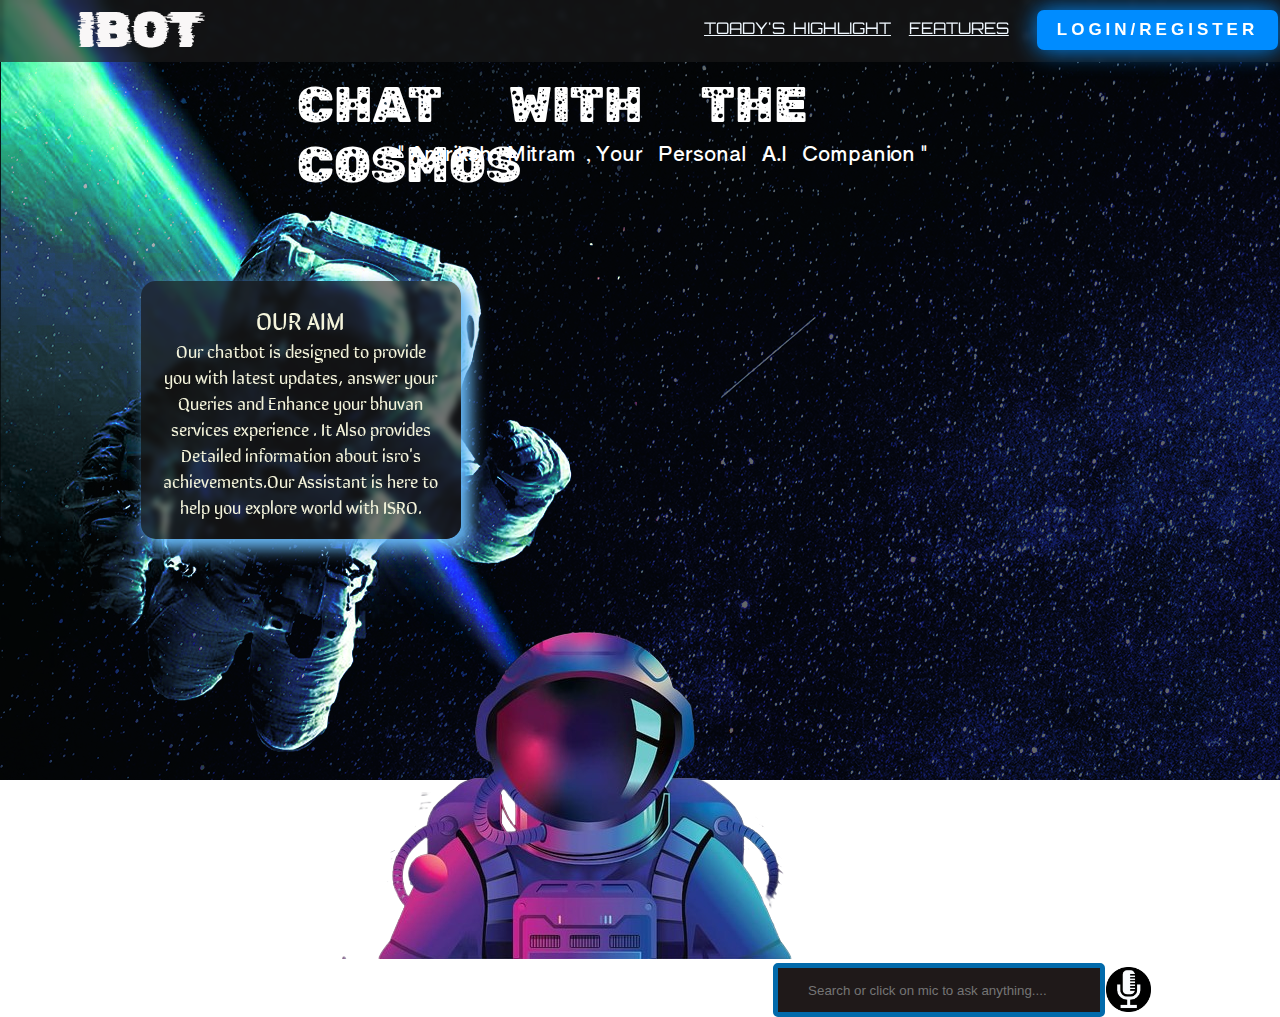
<file: index.html>
<!DOCTYPE html>
<html lang="en">
  <head>
    <meta charset="UTF-8" />
    <meta name="viewport" content="width=device-width, initial-scale=1.0" />
    <title>Antriksh-Home</title>
    <link rel="icon" type="image/x-icon" href="fevicon.ico" />
    <link rel="preconnect" href="https://fonts.googleapis.com" />
    <link rel="preconnect" href="https://fonts.gstatic.com" crossorigin />
    <link
      href="https://fonts.googleapis.com/css2?family=Rubik+Glitch&display=swap"
      rel="stylesheet"
    />
    <link rel="preconnect" href="https://fonts.googleapis.com" />
    <link rel="preconnect" href="https://fonts.gstatic.com" crossorigin />
    <link
      href="https://fonts.googleapis.com/css2?family=Orbitron&display=swap"
      rel="stylesheet"
    />
    <link rel="preconnect" href="https://fonts.googleapis.com" />
    <link rel="preconnect" href="https://fonts.gstatic.com" crossorigin />
    <link
      href="https://fonts.googleapis.com/css2?family=Rubik+Moonrocks&display=swap"
      rel="stylesheet"
    />
    <link rel="preconnect" href="https://fonts.googleapis.com" />
    <link rel="preconnect" href="https://fonts.gstatic.com" crossorigin />
    <link
      href="https://fonts.googleapis.com/css2?family=Shippori+Antique+B1&display=swap"
      rel="stylesheet"
    />
    <link rel="preconnect" href="https://fonts.googleapis.com" />
    <link rel="preconnect" href="https://fonts.gstatic.com" crossorigin />
    <link
      href="https://fonts.googleapis.com/css2?family=Sirin+Stencil&display=swap"
      rel="stylesheet"
    />

    <link rel="stylesheet" href="styles.css" />
  </head>
  <body>
    <div class="bgm">
      <div class="head">
        <div class="logo">IBOT</div>
        <div class="option1">
          <a href="highlights.html" target="_parent">
            <u>TOADY'S &nbsp;HIGHLIGHT</u></a
          >
        </div>
        <div class="option2">
          <a href="features.html" target="_parent"><u>FEATURES</u></a>
        </div>
        <div>
          <a href="login.html"
            ><button class="shadow__btn">LOGIN/REGISTER</button></a
          >
        </div>
      </div>
      <div class="slogan"><p>CHAT &emsp; WITH &emsp;THE&emsp; COSMOS</p></div>
      <div class="line">
        <p>
          " Antriksh &ensp;Mitram&ensp;, Your&ensp; Personal&ensp; A.I
          &ensp;Companion "
        </p>
      </div>
      <div class="boxinfo">
        <p id="aim">OUR AIM</p>
        <p>
          Our chatbot is designed to provide you with latest updates, answer
          your Queries and Enhance your bhuvan services experience . It Also
          provides Detailed information about isro's achievements.Our Assistant
          is here to help you explore world with ISRO.
        </p>
      </div>
      <div class="rightarea">
        <img src="robo.png" alt="" class="robo" />
        <input
          class="search"
          placeholder="Search or click on mic to ask anything...."
          type="text"
        />
      </div>
      <img src="micon.png" alt="" class="mic" />
    </div>
    <script
      src="https://code.jquery.com/jquery-3.7.1.min.js"
      integrity="sha256-/JqT3SQfawRcv/BIHPThkBvs0OEvtFFmqPF/lYI/Cxo="
      crossorigin="anonymous"
    ></script>
    <script src="script.js" charset="utf-8"></script>
  </body>
</html>
</file>
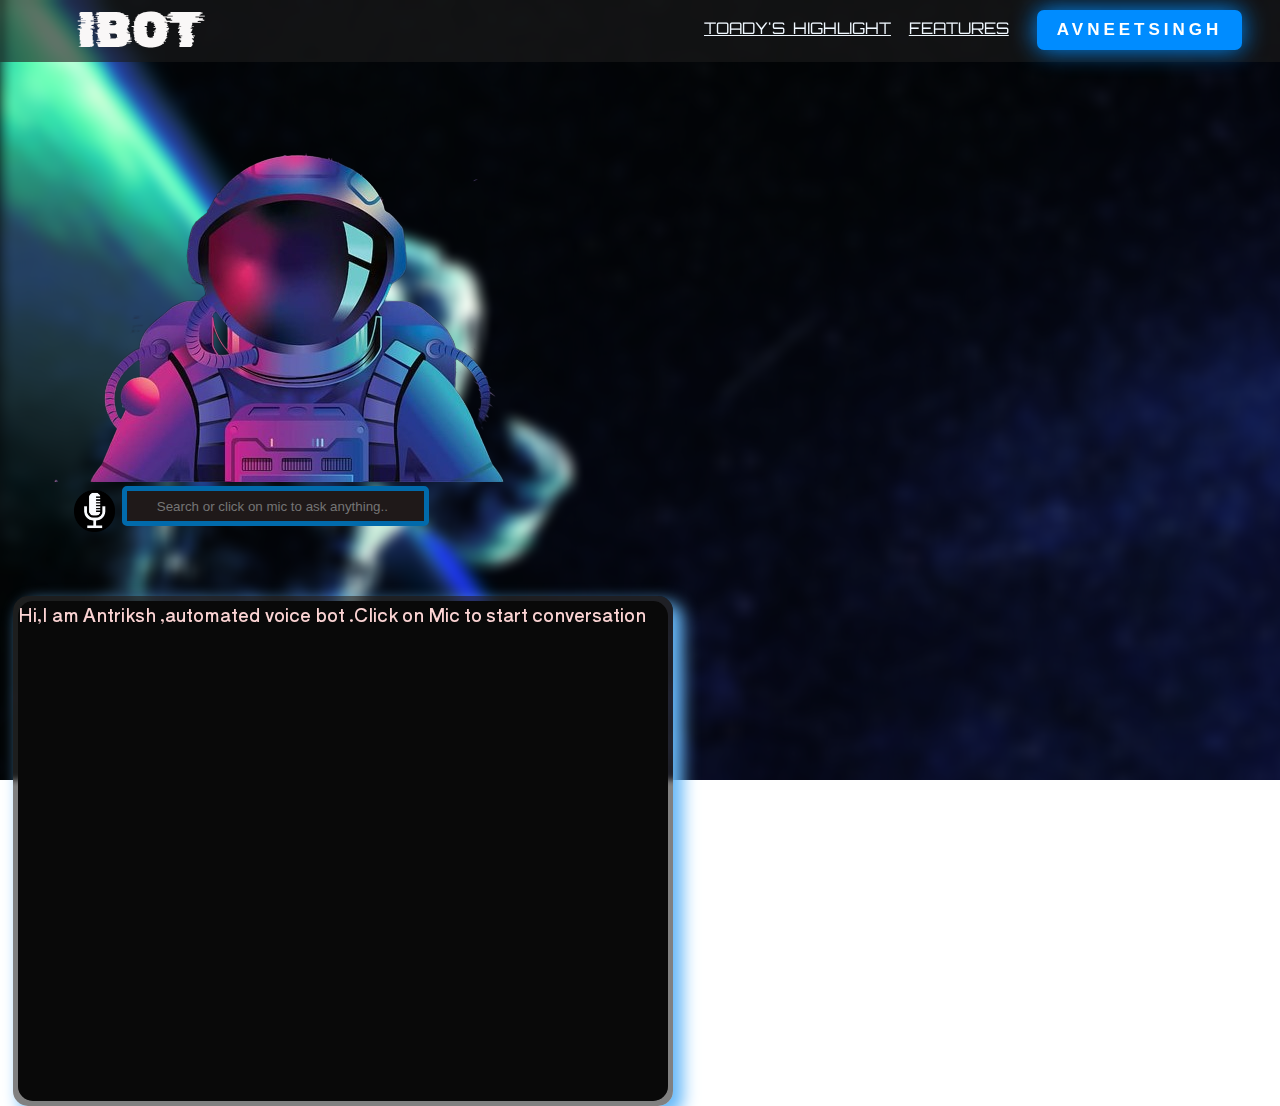
<file: dashboard.html>
<!DOCTYPE html>
<html lang="en">
  <head>
    <meta charset="UTF-8" />
    <meta name="viewport" content="width=device-width, initial-scale=1.0" />
    <title>Antriksh-Dashboard</title>
    <link rel="icon" type="image/x-icon" href="fevicon.ico" />
    <link rel="preconnect" href="https://fonts.googleapis.com" />
    <link rel="preconnect" href="https://fonts.gstatic.com" crossorigin />
    <link
      href="https://fonts.googleapis.com/css2?family=Rubik+Glitch&display=swap"
      rel="stylesheet"
    />
    <link rel="preconnect" href="https://fonts.googleapis.com" />
    <link rel="preconnect" href="https://fonts.gstatic.com" crossorigin />
    <link
      href="https://fonts.googleapis.com/css2?family=Orbitron&display=swap"
      rel="stylesheet"
    />
    <link rel="preconnect" href="https://fonts.googleapis.com" />
    <link rel="preconnect" href="https://fonts.gstatic.com" crossorigin />
    <link
      href="https://fonts.googleapis.com/css2?family=Rubik+Moonrocks&display=swap"
      rel="stylesheet"
    />
    <link rel="preconnect" href="https://fonts.googleapis.com" />
    <link rel="preconnect" href="https://fonts.gstatic.com" crossorigin />
    <link
      href="https://fonts.googleapis.com/css2?family=Shippori+Antique+B1&display=swap"
      rel="stylesheet"
    />
    <link rel="preconnect" href="https://fonts.googleapis.com" />
    <link rel="preconnect" href="https://fonts.gstatic.com" crossorigin />
    <link
      href="https://fonts.googleapis.com/css2?family=Sirin+Stencil&display=swap"
      rel="stylesheet"
    />
    <link rel="preconnect" href="https://fonts.googleapis.com" />
    <link rel="preconnect" href="https://fonts.gstatic.com" crossorigin />
    <link
      href="https://fonts.googleapis.com/css2?family=Russo+One&display=swap"
      rel="stylesheet"
    />

    <link rel="stylesheet" href="styles.css" />
  </head>
  <body>
    <div class="bg">
      <div class="head">
        <div class="logo">IBOT</div>
        <div class="option1">
          <u>TOADY'S &nbsp;HIGHLIGHT</u>
        </div>
        <div class="option2">
          <a href="features.html" target="_blank"><u>FEATURES</u></a>
        </div>

        <div>
          <button class="shadow__btn">AVNEETSINGH</button>
        </div>
      </div>
      <div class="speaker">
        <img src="robo.png" alt="" class="leftrobo" />
        <input
          class="leftsearch"
          placeholder="Search or click on mic to ask anything...."
          type="search"
          id="search"
        />
        <img src="micon.png" alt="" class="leftmic" />
      </div>
      <div class="rtside">
        <div class="ques">
          <div class="q" id="j">
            <p>
              Hi,I am Antriksh ,automated voice bot .Click on Mic to start
              conversation
            </p>
          </div>
          <!-- <div class="ans">your answer will be displayed here .</div> -->
        </div>
      </div>
    </div>
    <script
      src="https://code.jquery.com/jquery-3.7.1.min.js"
      integrity="sha256-/JqT3SQfawRcv/BIHPThkBvs0OEvtFFmqPF/lYI/Cxo="
      crossorigin="anonymous"
    ></script>
    <script src="index.js" charset="utf-8"></script>
  </body>
</html>
</file>
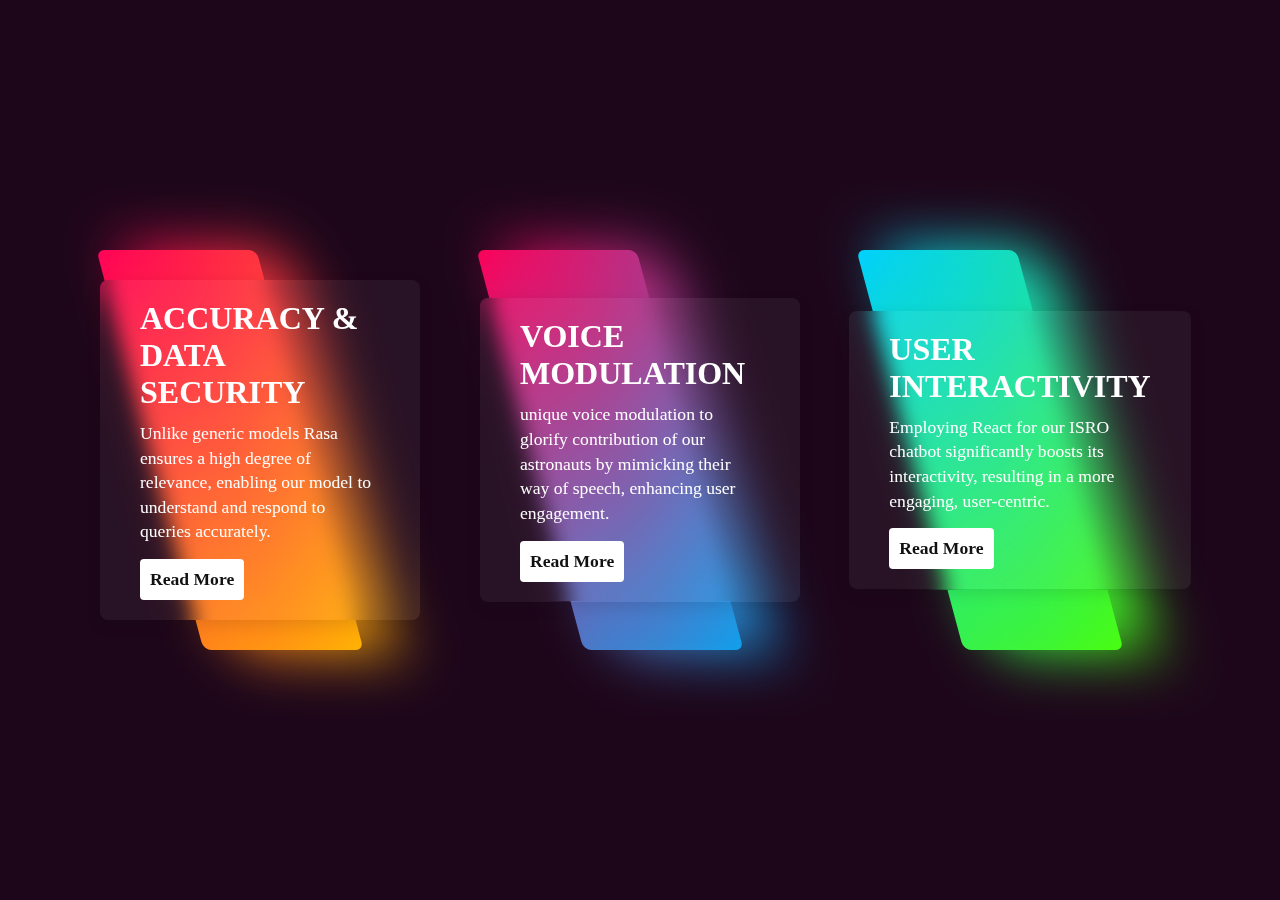
<file: features.html>
<!DOCTYPE html>
<html lang="en">
  <head>
    <meta charset="UTF-8" />
    <meta name="viewport" content="width=device-width, initial-scale=1.0" />
    <title>Antriksh-Features</title>
    <link rel="icon" type="image/x-icon" href="fevicon.ico" />
    <link rel="stylesheet" href="features.css" />
  </head>
  <body>
    <div class="container">
      <div class="box">
        <span></span>
        <div class="content">
          <h2>ACCURACY & DATA SECURITY</h2>
          <p>
            Unlike generic models Rasa ensures a high degree of relevance,
            enabling our model to understand and respond to queries accurately.
          </p>
          <a href="#">Read More</a>
        </div>
      </div>
      <div class="box">
        <span></span>
        <div class="content">
          <h2>VOICE MODULATION</h2>
          <p>
            unique voice modulation to glorify contribution of our astronauts by
            mimicking their way of speech, enhancing user engagement.
          </p>
          <a href="#">Read More</a>
        </div>
      </div>
      <div class="box">
        <span></span>
        <div class="content">
          <h2>USER INTERACTIVITY</h2>
          <p>
            Employing React for our ISRO chatbot significantly boosts its
            interactivity, resulting in a more engaging, user-centric.
          </p>
          <a href="#">Read More</a>
        </div>
      </div>
    </div>
  </body>
</html>
</file>
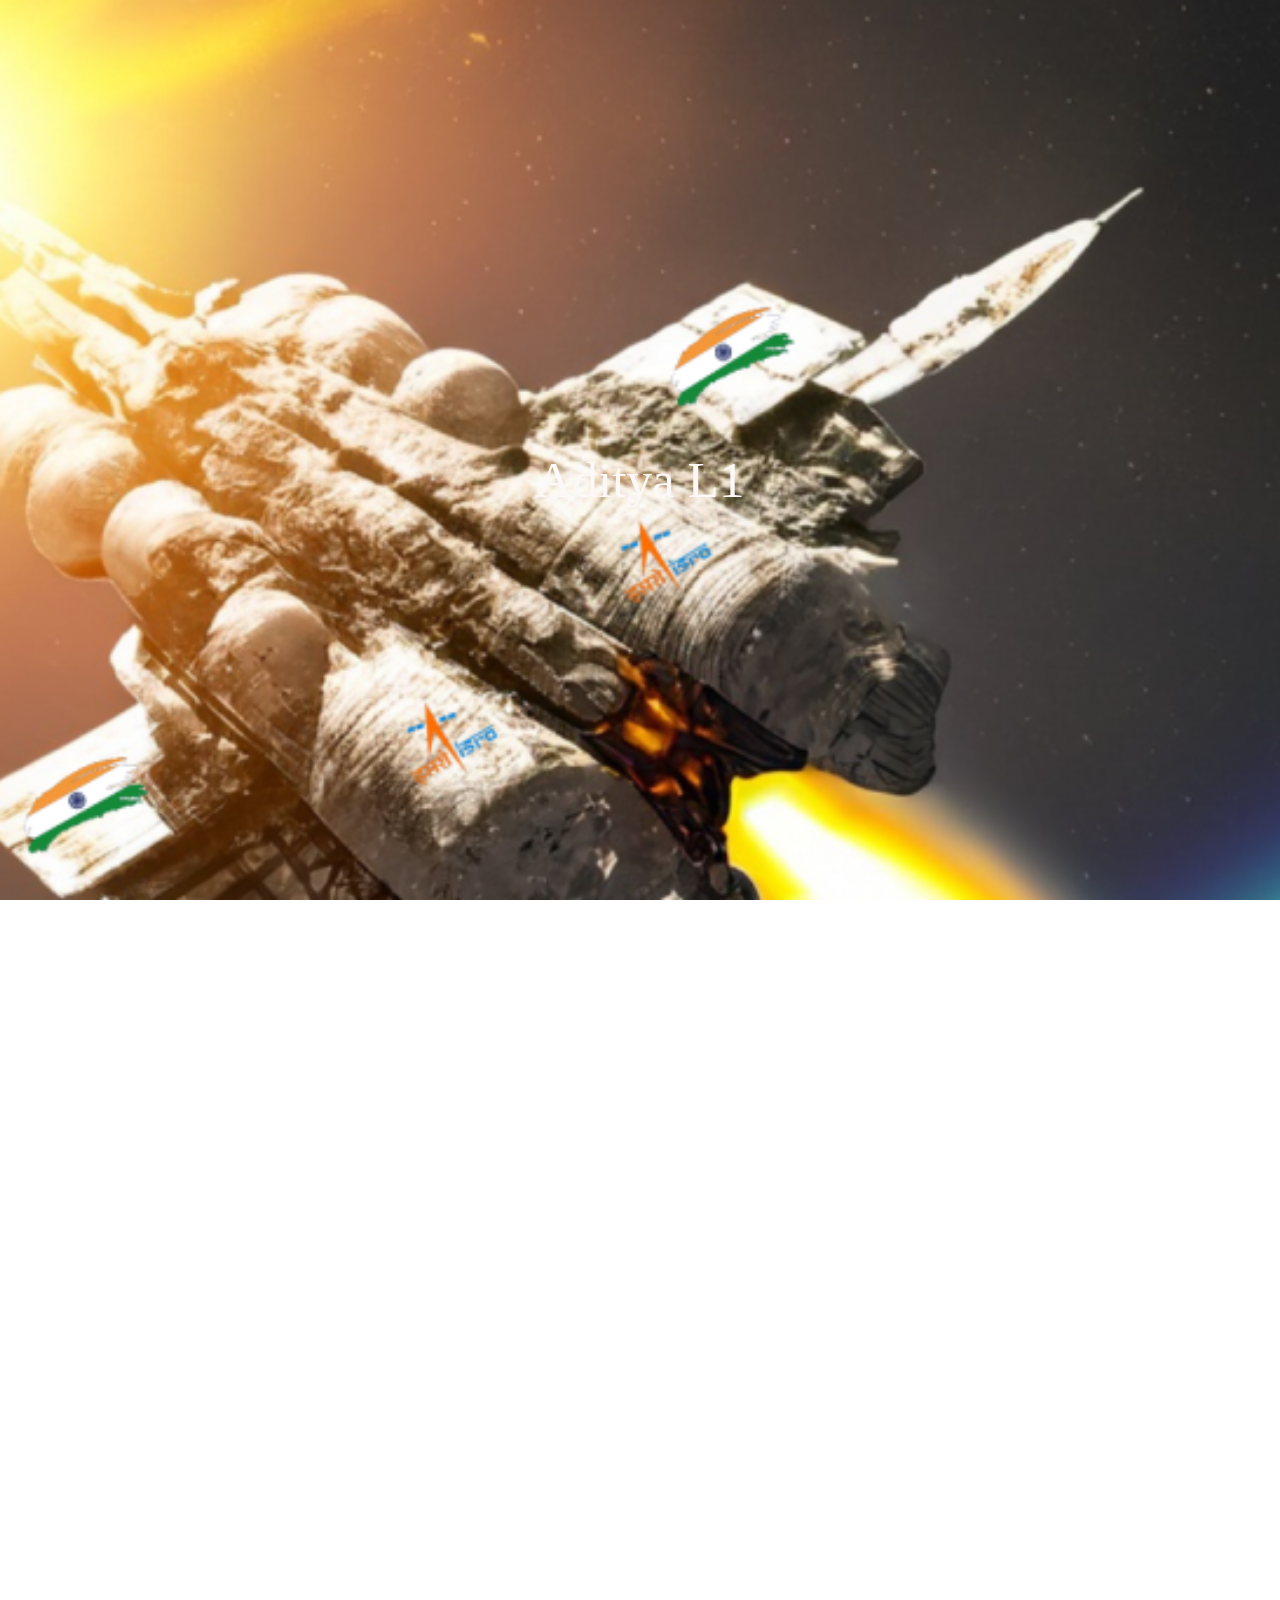
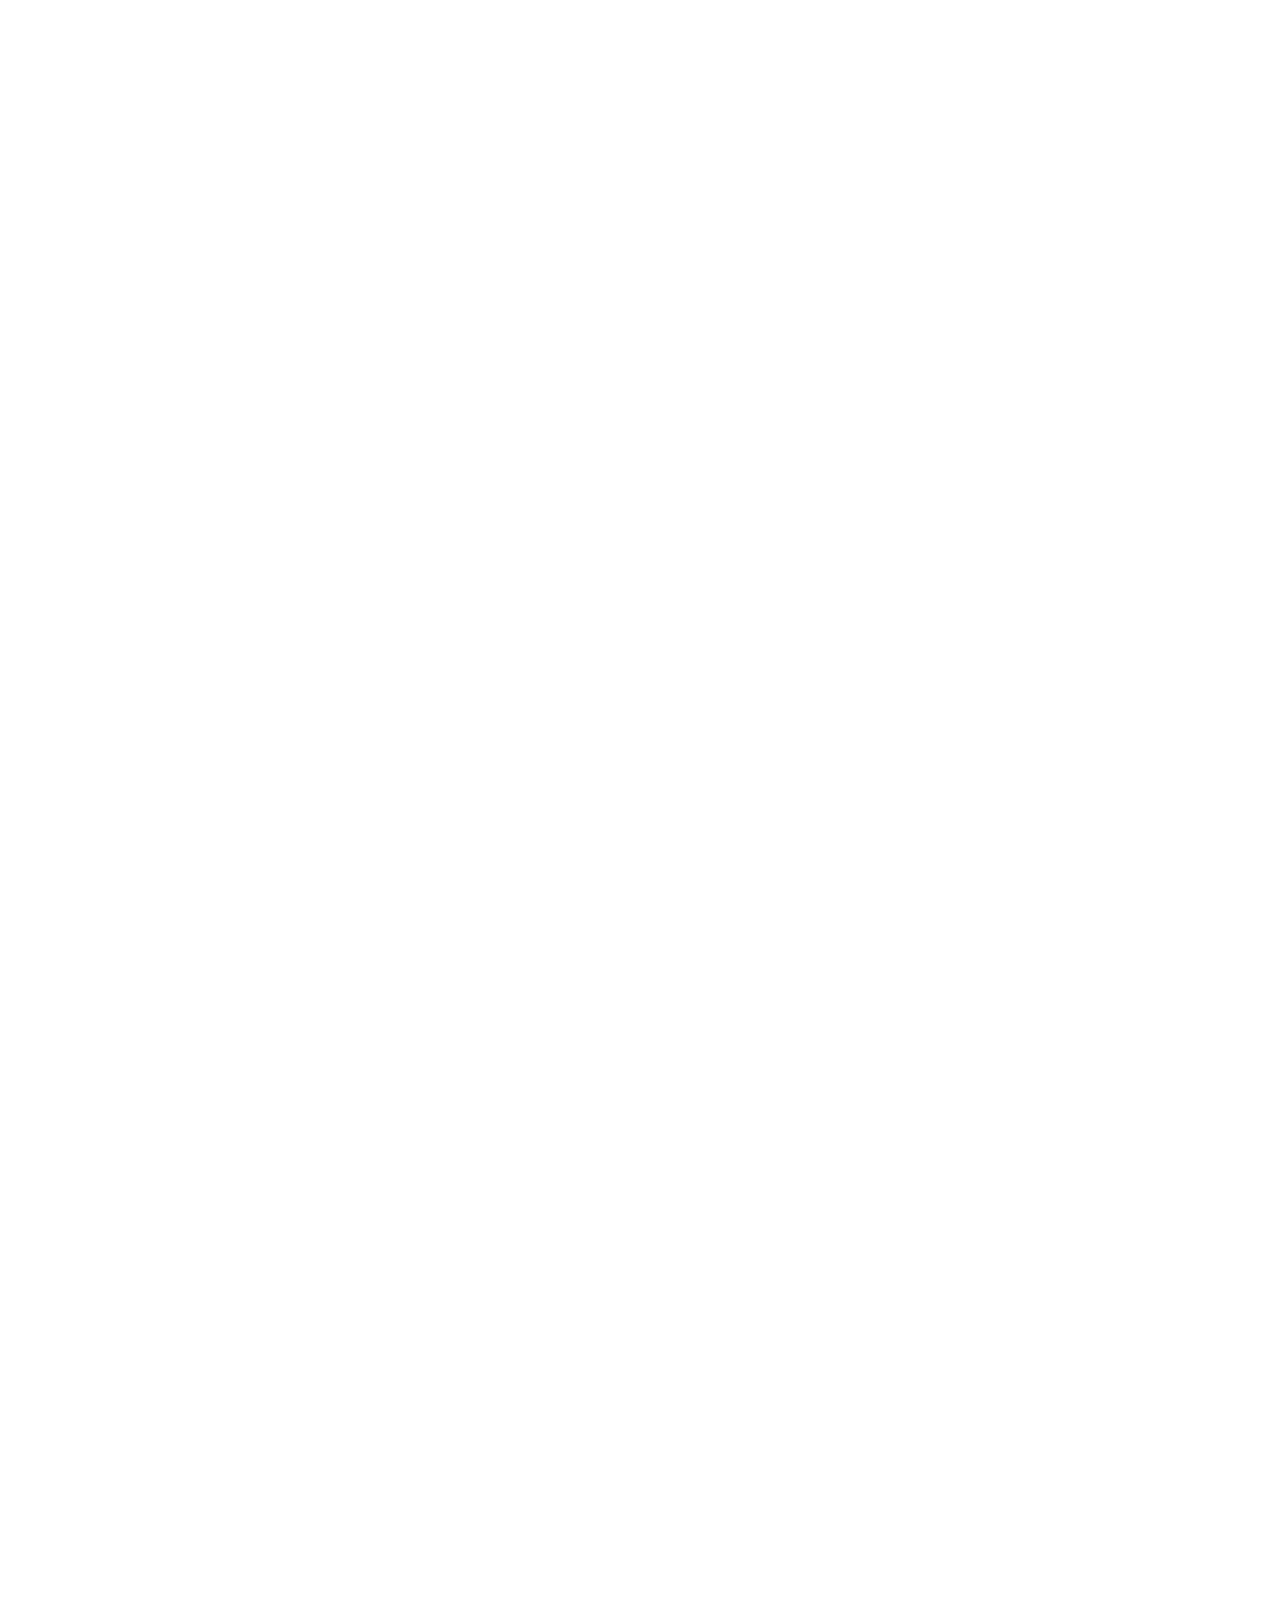
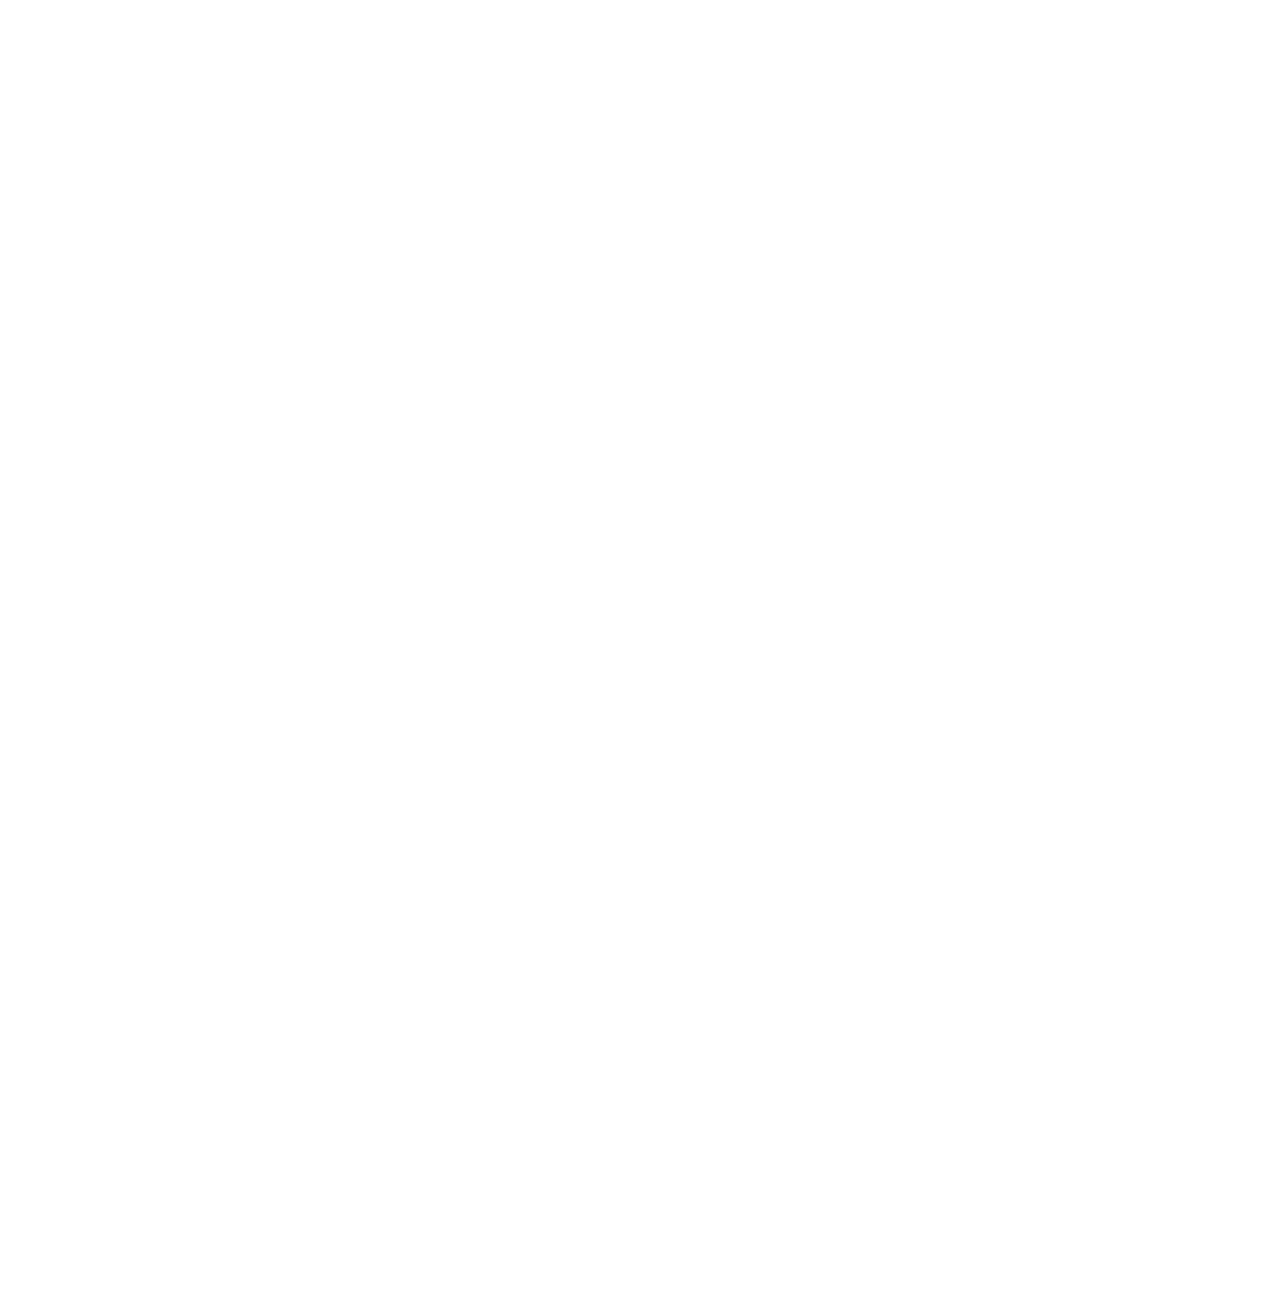
<file: highlights.html>
<!DOCTYPE html>
<html lang="en">
  <head>
    <meta charset="UTF-8" />
    <meta name="viewport" content="width=device-width, initial-scale=1.0" />
    <title>Antriksh-Highlights</title>
    <link rel="icon" type="image/x-icon" href="fevicon.ico" />
    <link rel="stylesheet" href="highlights.css" />
  </head>
  <body>
    <section id="hero-1">
      <div class="container">Aditya L1</div>
    </section>

    <section class="normal-scroll">
      <div class="container" id="p1">
        Following the successful landing of Chandrayaan-3 and its commencement
        of lunar studies, ISRO is now embarking on an exploration mission to
        investigate the Sun's surface. ISRO has launched the PSLV Rocket from
        SriHarikota, Andhrs Pradesh, India at 11.50 am on 2nd September, 2023.
        The rocket will reach the Lagrange point L1 after about four months and
        will conduct its study from this point. In Hindi, "Aditya" is synonymous
        with the sun. On September 2 at 11:50 a.m., the launch of Aditya L1 is
        scheduled from the Satish Dhawan Space Centre in Sriharikota. The
        primary objective of the Aditya L1 mission is to scrutinize the sun's
        surface and gather valuable data to enhance our understanding of solar
        phenomena.
      </div>
    </section>

    <section id="hero-2">
      <div class="container" id="p3">Need of Aditya L1 Mission</div>
    </section>

    <section class="normal-scroll">
      <div class="container" id="p1">
        The following are the main science aims of India’s first solar mission:
        1. Studying the Solar Corona One of the primary objectives of the
        Aditya-L1 mission is to study the Sun’s outer atmosphere, known as the
        solar corona. The corona is an enigmatic region that extends millions of
        kilometers into space and is visible during a total solar eclipse.
        Understanding the solar corona is crucial because it plays a significant
        role in the solar wind, the continuous flow of charged particles from
        the Sun that affects the space environment around the Earth and other
        planets. 2. Investigating Solar Magnetic Fields The Sun’s magnetic field
        is intricately linked to various solar phenomena, including sunspots,
        solar flares, and coronal mass ejections (CMEs). These phenomena can
        have a profound impact on space weather, potentially disrupting
        satellite communication, power grids, and navigation systems on Earth.
        The Aditya-L1 mission aims to examine the Sun’s magnetic field with
        greater precision and detail, helping scientists develop improved models
        for predicting solar activity and its effects on our
        technology-dependent society. 3. Understanding Solar Eruptions and
        Flares Solar flares and CMEs are explosive events that release immense
        amounts of energy and charged particles into space. They can generate
        intense bursts of X-rays, ultraviolet radiation, and high-energy
        particles, posing a threat to space missions, astronauts, and even
        satellites in orbit. Aditya-L1 seeks to study these solar eruptions,
        unraveling their underlying mechanisms and enhancing our ability to
        forecast their occurrence and potential impacts on space infrastructure.
        4. Investigating the Solar Photosphere The solar photosphere is the
        visible surface of the Sun, and it is where most of the solar radiation
        we receive on Earth originates. Studying the photosphere in detail helps
        scientists better understand the Sun’s energy generation processes, the
        mechanisms driving its constant activity, and its influence on Earth’s
        climate and weather patterns. Aditya-L1 will provide valuable data to
        improve our knowledge of the Sun’s fundamental processes. 5. Monitoring
        Solar Variability The Sun’s activity is not constant but undergoes
        cycles of varying intensity, known as the solar cycle. The solar cycle
        typically lasts around 11 years and has a direct impact on space weather
        and the Earth’s climate.
      </div>
    </section>

    <section id="hero-3">
      <div class="container" id="p5">
        India will not have to look abroad for its experts but will find them
        ready at hand.
        <p id="p1">Vikram Sarabhai</p>
      </div>
    </section>
  </body>
</html>
</file>
<file: styles.css>
* {
  padding: 0%;
  margin: 0%;
}
.bgm {
  height: 780px;
  width: 100%;
  background-image: url(back.png);
}
.head {
  height: 8%;
  width: 100%;
  background-color: rgba(27, 27, 27, 0.61);
  backdrop-filter: blur(3px);
}
.logo {
  font-family: "Rubik Glitch", system-ui;
  font-size: 50px;
  font-weight: 300;
  color: rgb(249, 247, 247);
  opacity: 100%;
  height: 8%;
  width: 15%;
  margin-left: 6%;
  float: left;
}
.option1 {
  margin-top: 1.4%;
  margin-left: 34%;
  width: 15%;
  height: 8%;
  font-family: "Orbitron", sans-serif;
  float: left;
  color: aliceblue;
}
.option2 {
  margin-left: 1%;
  margin-top: 1.4%;
  width: 10%;
  height: 8%;
  font-family: "Orbitron", sans-serif;
  float: left;
  color: aliceblue;
}
.option3 {
  margin-top: 1.4%;
  width: 12%;
  height: 8%;
  font-family: "Orbitron", sans-serif;
  float: left;
  color: aliceblue;
}
.shadow__btn {
  margin-top: 0.8%;
  padding: 10px 20px;
  border: none;
  font-size: 17px;
  color: #fff;
  border-radius: 7px;
  letter-spacing: 4px;
  font-weight: 700;
  text-transform: uppercase;
  transition: 0.5s;
  transition-property: box-shadow;
}

.shadow__btn {
  background: rgb(0, 140, 255);
  box-shadow: 0 0 25px rgb(0, 140, 255);
}

.shadow__btn:hover {
  box-shadow: 0 0 5px rgb(0, 140, 255), 0 0 25px rgb(0, 140, 255),
    0 0 50px rgb(0, 140, 255), 0 0 100px rgb(0, 140, 255);
}
.slogan {
  margin-top: 1%;
  height: 8%;
  width: 60%;
  font-family: "Rubik Moonrocks", sans-serif;
  font-weight: 200;
  margin-left: 23.2%;
  color: #fff;
  font-size: 50px;
}
.line {
  height: 2%;
  width: 60%;
  font-family: "Shippori Antique B1", sans-serif;
  font-weight: 100;
  margin-left: 31%;
  color: #fff;
  font-size: 20px;
}
.setr {
  width: 100%;
  height: 80%;
}
.boxinfo {
  background-color: rgba(27, 27, 27, 0.61);
  backdrop-filter: blur(3.2px);
  margin-left: 11%;
  margin-top: 10%;
  width: 280px;
  padding: 20px;
  font-size: 18px;
  border-radius: 15px;
  font-family: "Sirin Stencil", sans-serif;
  box-shadow: 8px 8px 16px 2px #67b9f8;
  color: beige;
  text-align: center;
  float: left;
}
#aim {
  font-size: 25px;
  text-align: center;
}
.search {
  margin-top: 0px;
  margin-left: 60.4%;
  border: 5px solid rgb(1, 106, 171);
  border-radius: 5px;
  height: 40px;
  width: 21%;
  padding: 2px 23px 2px 30px;
  background-color: #1f1919;
  float: left;
}

.search:hover,
.search:focus {
  border: 8px solid #009688;
  background-color: white;
}
.robo {
  margin-left: 22.5%;
}
.mic {
  margin-top: 0.3%;
  height: 45px;
  margin-left: 0.1%;
}
a,
a:hover,
a:focus,
a:active {
  text-decoration: none;
  color: inherit;
}
/* dasboard page css */
.bg {
  height: 780px;
  width: 100%;
  background-image: url(blurback.png);
}
.leftrobo {
  margin-top: 0%;
}
.leftmic {
  margin-top: 0.5%;
  height: 42px;
  margin-left: 11.5%;
  float: left;
}
.leftsearch {
  margin-top: 0px;
  margin-left: 1%;
  border: 5px solid rgb(1, 106, 171);
  border-radius: 5px;
  height: 40px;
  width: 48%;
  padding: 2px 23px 2px 30px;
  background-color: #1f1919;
}

.leftsearch:hover,
.leftsearch:focus {
  border: 8px solid #009688;
  background-color: white;
}
.speaker {
  width: 50%;
  float: left;
}
.rtside {
  width: 100%;
}
.diabox {
  background-color: rgba(172, 13, 122, 0.61);
  backdrop-filter: blur(3.2px);
  margin-left: 8%;
  margin-top: 5%;
  width: 400px;
  padding: 20px;
  font-size: 18px;
  border-radius: 15px;
  font-family: "Russo One", sans-serif;
  box-shadow: 8px 8px 16px 2px #67b9f8;
  color: beige;
  text-align: center;
  float: left;
  height: 50%;
  float: left;
}
.rows {
  width: 100%;
}
.rows:hover {
  background-color: white;
  color: #1f1919;
}
.ques {
  background-color: rgba(48, 47, 48, 0.61);
  backdrop-filter: blur(3.2px);
  margin-left: 1%;
  margin-top: 5%;
  width: 650px;
  padding: 5px;
  font-size: 18px;
  border-radius: 15px;
  font-family: "Sirin Stencil", sans-serif;
  box-shadow: 8px 8px 16px 2px #67b9f8;
  color: beige;
  text-align: center;
  float: left;
  height: 100%;
  float: left;
}
.q {
  background-color: rgb(9, 9, 9);
  backdrop-filter: blur(3.2px);
  width: 100%;
  height: 500px;
  border-radius: 15px;
  font-family: "Shippori Antique B1", sans-serif;
  color: #fcd4d4;
  overflow-y: scroll;
  text-overflow: ellipsis;
  text-align: left;
}
/* .ans {
  margin-top: 10px;
  background-color: rgb(12, 12, 12);
  backdrop-filter: blur(3.2px);
  width: 100%;
  height: 120px;
  border-radius: 15px;
  font-family: "Shippori Antique B1", sans-serif;
  color: #ffffff;
  overflow: hidden;
  text-overflow: ellipsis;
} */
</file>
<file: features.css>
* {
  margin: 0;
  padding: 0;
  box-sizing: border-box;
  font-family: consolas;
}

body {
  display: flex;
  justify-content: center;
  align-items: center;
  min-height: 100vh;
  background: #1d061a;
}

.container {
  display: flex;
  justify-content: center;
  align-items: center;
  flex-wrap: wrap;
  padding: 40px 0;
}

.container .box {
  position: relative;
  width: 320px;
  height: 400px;
  display: flex;
  justify-content: center;
  align-items: center;
  margin: 40px 30px;
  transition: 0.5s;
}

.container .box::before {
  content: " ";
  position: absolute;
  top: 0;
  left: 50px;
  width: 50%;
  height: 100%;
  text-decoration: none;
  background: #fff;
  border-radius: 8px;
  transform: skewX(15deg);
  transition: 0.5s;
}

.container .box::after {
  content: "";
  position: absolute;
  top: 0;
  left: 50;
  width: 50%;
  height: 100%;
  background: #fff;
  border-radius: 8px;
  transform: skewX(15deg);
  transition: 0.5s;
  filter: blur(30px);
}

.container .box:hover:before,
.container .box:hover:after {
  transform: skewX(0deg);
  left: 20px;
  width: calc(100% - 90px);
}

.container .box:nth-child(1):before,
.container .box:nth-child(1):after {
  background: linear-gradient(315deg, #ffbc00, #ff0058);
}

.container .box:nth-child(2):before,
.container .box:nth-child(2):after {
  background: linear-gradient(315deg, #03a9f4, #ff0058);
}

.container .box:nth-child(3):before,
.container .box:nth-child(3):after {
  background: linear-gradient(315deg, #4dff03, #00d0ff);
}

.container .box span {
  display: block;
  position: absolute;
  top: 0;
  left: 0;
  right: 0;
  bottom: 0;
  z-index: 5;
  pointer-events: none;
}

.container .box span::before {
  content: "";
  position: absolute;
  top: 0;
  left: 0;
  width: 0;
  height: 0;
  border-radius: 8px;
  background: rgba(255, 255, 255, 0.1);
  backdrop-filter: blur(10px);
  opacity: 0;
  transition: 0.1s;
  animation: animate 2s ease-in-out infinite;
  box-shadow: 0 5px 15px rgba(0, 0, 0, 0.08);
}

.container .box:hover span::before {
  top: -50px;
  left: 50px;
  width: 100px;
  height: 100px;
  opacity: 1;
}

.container .box span::after {
  content: "";
  position: absolute;
  bottom: 0;
  right: 0;
  width: 100%;
  height: 100%;
  border-radius: 8px;
  background: rgba(255, 255, 255, 0.1);
  backdrop-filter: blur(10px);
  opacity: 0;
  transition: 0.5s;
  animation: animate 2s ease-in-out infinite;
  box-shadow: 0 5px 15px rgba(0, 0, 0, 0.08);
  animation-delay: -1s;
}

.container .box:hover span:after {
  bottom: -50px;
  right: 50px;
  width: 100px;
  height: 100px;
  opacity: 1;
}

@keyframes animate {
  0%,
  100% {
    transform: translateY(10px);
  }

  50% {
    transform: translate(-10px);
  }
}

.container .box .content {
  position: relative;
  left: 0;
  padding: 20px 40px;
  background: rgba(255, 255, 255, 0.05);
  backdrop-filter: blur(10px);
  box-shadow: 0 5px 15px rgba(0, 0, 0, 0.1);
  border-radius: 8px;
  z-index: 1;
  transform: 0.5s;
  color: #fff;
}

.container .box:hover .content {
  left: -25px;
  padding: 60px 40px;
}

.container .box .content h2 {
  font-size: 2em;
  color: #fff;
  margin-bottom: 10px;
}

.container .box .content p {
  font-size: 1.1em;
  margin-bottom: 10px;
  line-height: 1.4em;
}

.container .box .content a {
  display: inline-block;
  font-size: 1.1em;
  color: #111;
  background: #fff;
  padding: 10px;
  border-radius: 4px;
  text-decoration: none;
  font-weight: 700;
  margin-top: 5px;
}

.container .box .content a:hover {
  background: #ffcf4d;
  border: 1px solid rgba(255, 0, 88, 0.4);
  box-shadow: 0 1px 15px rgba(1, 1, 1, 0.2);
}
</file>
<file: highlights.css>
* {
  margin: 0;
  padding: 0;
  font-size: 0;
  width: 100%;
  height: 100%;
  box-sizing: border-box;
  -webkit-overflow-scrolling: touch;
}

html {
  height: 100%;
  overflow: hidden;
}

body {
  margin: 0;
  height: 100%;
  overflow-y: scroll;
  overflow-x: hidden;
  perspective: 1px;
  transform-style: preserve-3d;
}

section {
  padding: 25vh 10%;
  position: relative;
  min-height: 100vh;
  width: 100vw;
  transform-style: inherit;
}

section,
section:before {
  background: 50% 50% / cover;
}

section:before {
  content: "";
  position: absolute;
  top: 0;
  bottom: 0;
  left: 0;
  right: 0;
}

/* The brightest duotone color */
.darken::before {
  background-color: rgba(221, 204, 0, 1);
}

/* The darkest duotone color */
.lighten::after {
  background-color: rgba(221, 0, 0, 1);
}

#hero-1:before {
  background-image: url("im1.png");
  transform: translateZ(-1px) scale(2);
  z-index: -1;
}

#hero-2:before {
  background-image: url("im2.jpeg");
  transform: translateZ(-1px) scale(2);
  z-index: -2;
}

#hero-3:before {
  background-image: url("im3.jpg");
  background-attachment: fixed;
  z-index: -3;
}

.normal-scroll {
  background: #181818;
  transform: translateZ(0);
}

.container {
  color: #fcf8f8;
  font-size: 4vw;
  margin: 0 auto;
  padding: 25vh 0;
  text-align: center;
  width: 100%;
}

@media screen and (-webkit-min-device-pixel-ratio: 2) {
  #section-5:before {
    background-attachment: scroll;
  }
}
#p1 {
  color: rgb(252, 250, 250);
  font-family: "Courier New", Courier, monospace;
  font-size: medium;
}
</file>
